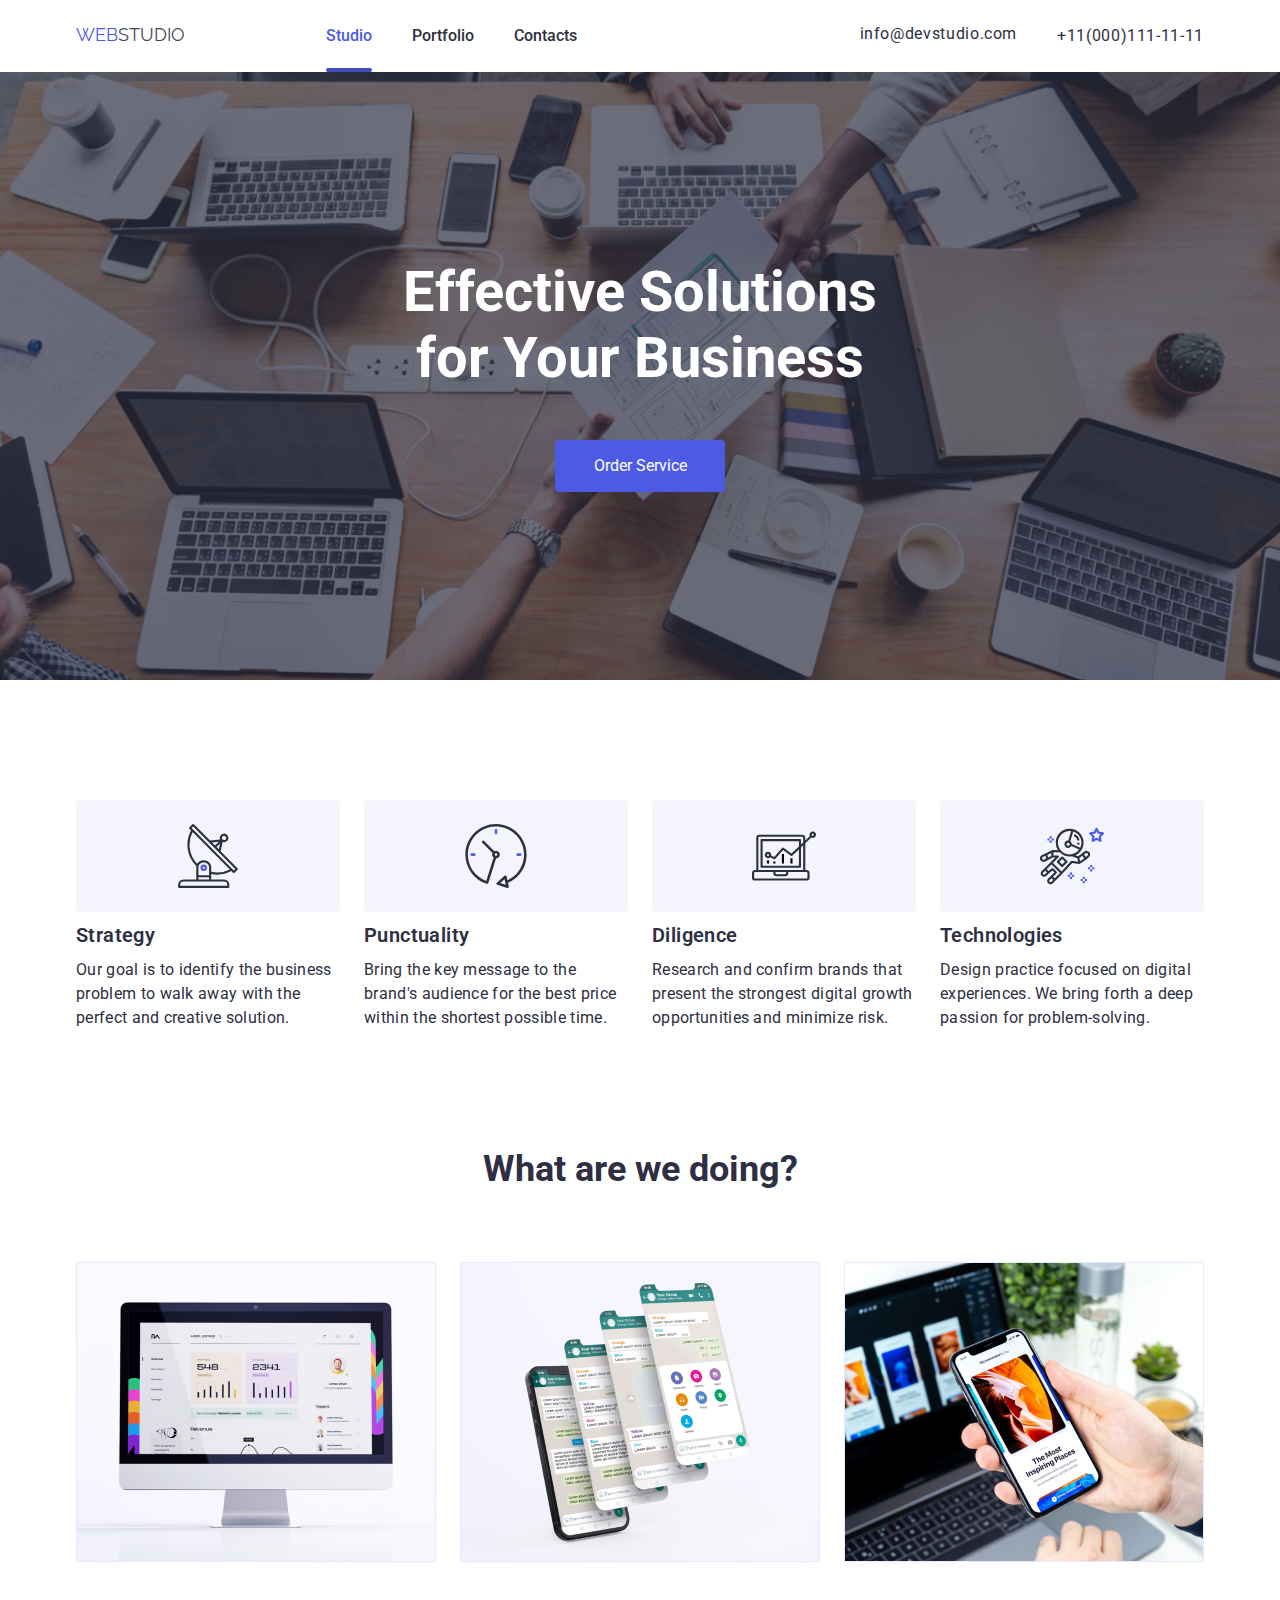
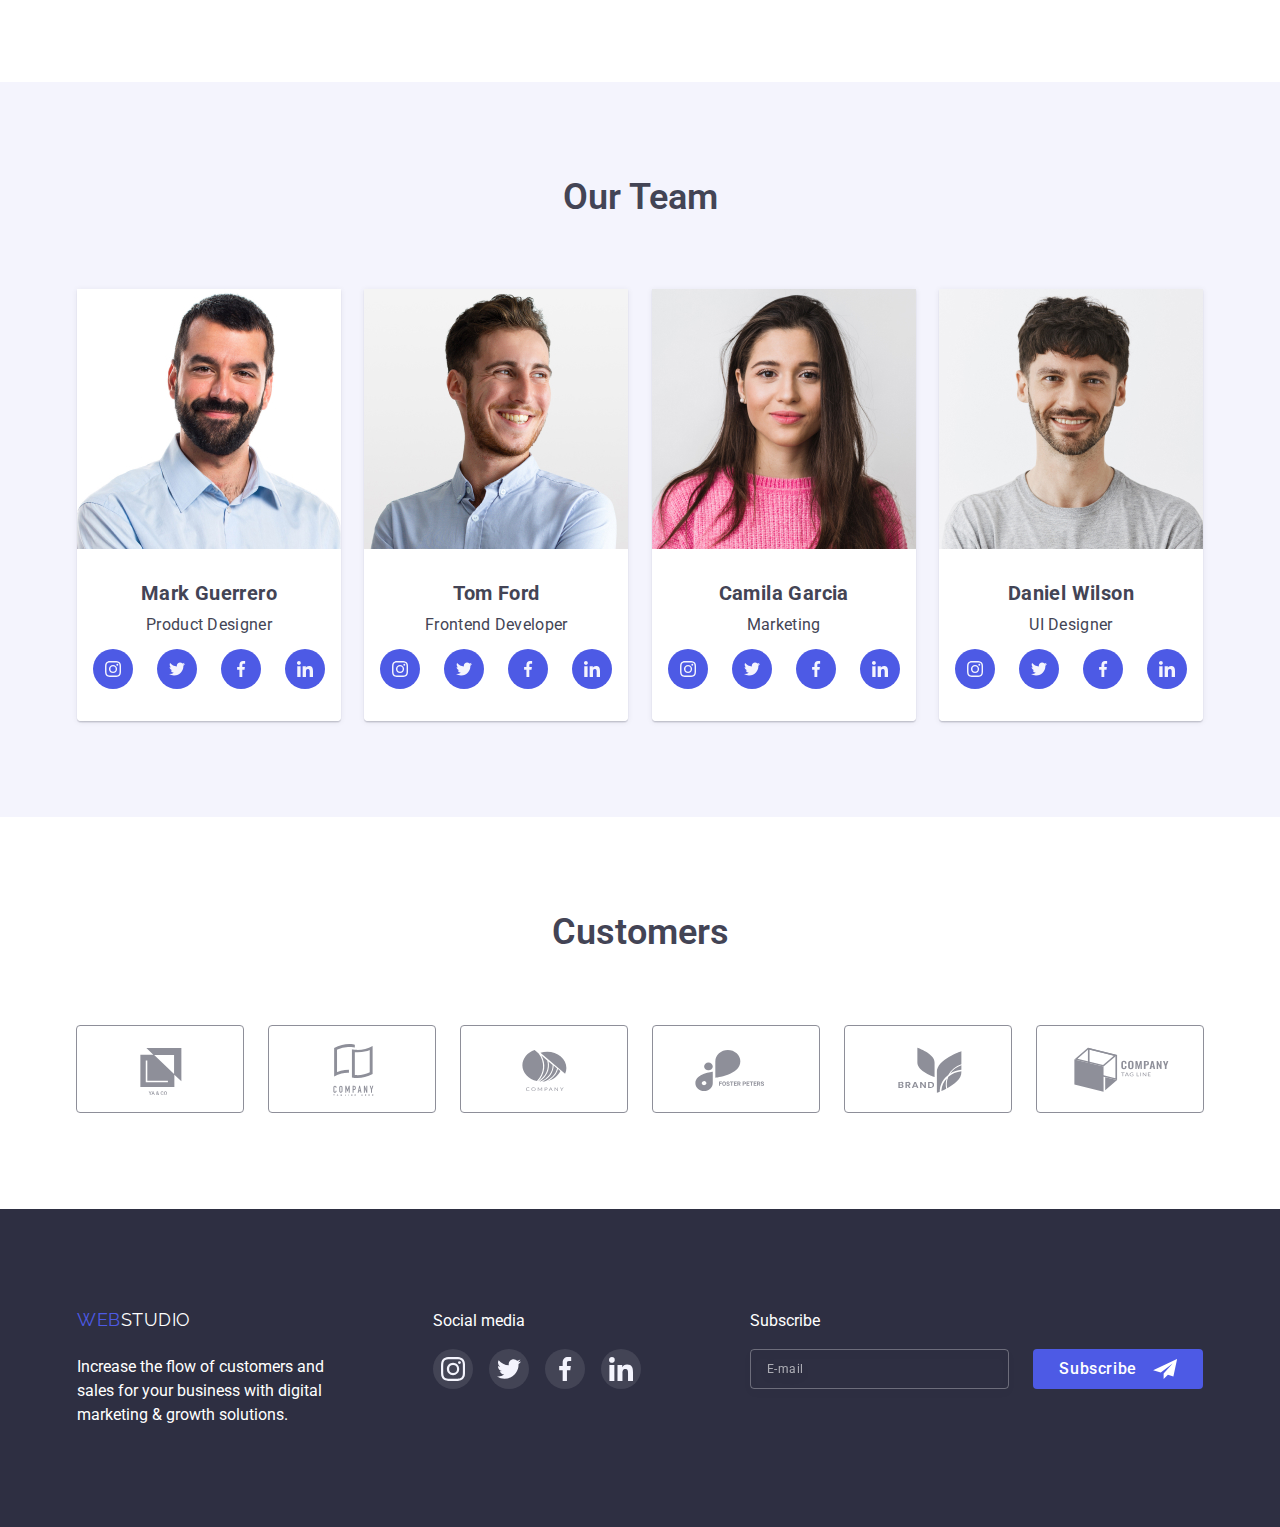
<file: index.html>
<!DOCTYPE html>
<html lang="en">

<head>
    <meta charset="UTF-8">
    <meta http-equiv="X-UA-Compatible" content="IE=edge">
    <meta name="viewport" content="width=device-width, initial-scale=1.0">
    <link rel="preconnect" href="https://fonts.googleapis.com">
    <link rel="preconnect" href="https://fonts.gstatic.com" crossorigin>
    <link
        href="https://fonts.googleapis.com/css2?family=Raleway:wght@800&family=Roboto:wght@400;500;700;900&display=swap"
        rel="stylesheet">
    <link rel="stylesheet"
        href="https://cdnjs.cloudflare.com/ajax/libs/modern-normalize/1.1.0/modern-normalize.min.css" />
    <link rel="stylesheet" href="./css/styles.css">
    <title>Cтудія</title>
</head>

<body>
    <!-- header -->

    <header class="top-line">

        <!-- webstudio -->
        <div class="container header_container">

            <a class="link logo" href="./index.html"><span class="web">WEB</span><span class="studio">STUDIO</span></a>

            <!-- navigation -->

            <nav class="navinline">

                <ul class="navigation-list list">
                    <li class="nav-list-item">
                        <a class="link nav-link active" href="./index.html"><span class="nav-item">Studio</span></a>
                    </li>
                    <li class="nav-list-item">
                        <a class="link nav-link" href="./porfolio.html"><span class="nav-item">Portfolio</span></a>
                    </li>
                    <li class="nav-list-item">
                        <a class="link nav-link" href="/"><span class="nav-item">Contacts</span></a>
                    </li>
                </ul>
            </nav>

            <!-- adress -->

            <ul class="list adress-list">
                <li class="adress-list-item">
                    <a class="link adress-link" href="mailto:info@devstudio.com"><span
                            class="e-mail">info@devstudio.com</span></a>
                </li>
                <li class="adress-list-item">
                    <a class="link adress-link" href="tel:+11(000)1111111"><span
                            class="tel">+11(000)111-11-11</span></a>
                </li>

            </ul>
            <!-- <button class="button-header-open menu-toggle js-open-menu" aria-expanded="false"
                aria-controls="mobile-menu">
                <svg class="burger_icon">
                    <use href="./img/upd_symbol.svg#icon_burger"></use>
                </svg>
            </button> -->
            <button type="button" class="button-header-open menu-toggle js-open-menu" aria-expanded="false"
                aria-controls="mobile-menu">
                <svg class="burger_icon">
                    <use href="./img/upd_symbol.svg#icon_burger"></use>
                </svg>
            </button>
        </div>

        <div class="mobile-menu js-menu-container" id="mobile-menu">
            <div class="menu-container">
                <button type="button" class="close-button-burger menu-toggle js-close-menu">
                    <svg class="mobile-menu-closer">
                        <use href="./img/upd_symbol.svg#icon_cross"></use>
                    </svg>
                </button>
                <div class="mobile-nav">
                    <ul class="mobile-navigation-list list">
                        <li class="mobile-nav-list-item">
                            <a class="link mobile-nav-link active" href="./index.html"><span
                                    class="nav-item">Studio</span></a>
                        </li>
                        <li class="mobile-nav-list-item">
                            <a class="link mobile-nav-link" href="./porfolio.html"><span
                                    class="nav-item">Portfolio</span></a>
                        </li>
                        <li class="mobile-nav-list-item">
                            <a class="link mobile-nav-link" href="/"><span class="nav-item">Contacts</span></a>
                        </li>
                    </ul>
                </div>
                <div class="mobile-adress">
                    <ul class="list mobile-adress-list">
                        <li class="mobile-adress-list-item">
                            <a class="link mobile-adress-link-tel" href="tel:+11(000)1111111"><span
                                    class="tel">+11(000)111-11-11</span></a>
                        </li>
                        <li class="mobile-adress-list-item">
                            <a class="link mobile-adress-link" href="mailto:info@devstudio.com"><span
                                    class="e-mail">info@devstudio.com</span></a>
                        </li>
                    </ul>
                </div>
                <div class="mobile-social-media">
                    <ul class="list team-sm-list">
                        <li class="team-sm-list-item"><a href="#" class="team-sm-link"><svg class="mob-sm-link-icon">
                                    <use href="./img/symbol_svg.svg#icon_instagram"></use>
                                </svg></a>
                        </li>
                        <li class="team-sm-list-item"><a href="#" class="team-sm-link"><svg class="mob-sm-link-icon">
                                    <use href="./img/symbol_svg.svg#icon_twitter"></use>
                                </svg></a>
                        </li>
                        <li class="team-sm-list-item"><a href="#" class="team-sm-link"><svg class="mob-sm-link-icon">
                                    <use href="./img/symbol_svg.svg#icon_facebook"></use>
                                </svg></a>
                        </li>
                        <li class="team-sm-list-item"><a href="#" class="team-sm-link"><svg class="mob-sm-link-icon">
                                    <use href="./img/symbol_svg.svg#icon_linkedin"></use>
                                </svg></a>
                        </li>
                    </ul>
                </div>
            </div>
        </div>



    </header>

    <main>

        <!-- hero -->

        <section class="studio-hero overlay">
            <div class="container">
                <h1 class="studio-hero-header">
                    Effective Solutions <br> for Your Business
                </h1>
                <button data-modal-open type="button" class="button-order-service">
                    Order Service
                </button>
            </div>

            <div data-modal class="backdrop is-hidden">
                <div class="modal">
                    <button data-modal-close type="button" class="modal-button-closer">
                        <svg class="cross">
                            <use href="./img/upd_symbol.svg#icon_cross"></use>
                        </svg>
                    </button>

                    <form class="form">
                        <b class="modal-header">Leave your contact and we will call you back</b>
                        <div class="field_group">
                            <div class="form_field">
                                <label for="name" class="form_label">Name</label>
                                <div class="input-field">
                                    <input type="text" id="name" name="User_name" class="form_input">
                                    <svg class="icon_person">
                                        <use href="./img/svgomg icons/upd_symbol.svg#icon_person"></use>
                                    </svg>
                                </div>
                            </div>
                            <div class="form_field">
                                <label for="tel" class="form_label">Phone</label>
                                <div class="input-field">
                                    <input type="tel" id="tel" name="User_phone" class="form_input">
                                    <svg class="icon_tel">
                                        <use href="./img/svgomg icons/upd_symbol.svg#icon_tel"></use>
                                    </svg>
                                </div>
                            </div>
                            <div class="form_field">
                                <label for="email" class="form_label">Email</label>
                                <div class="input-field">
                                    <input type="email" id="email" name="User_email" class="form_input">
                                    <svg class="icon_mail">
                                        <use href="./img/svgomg icons/upd_symbol.svg#icon_mail"></use>
                                    </svg>
                                </div>
                            </div>
                            <div class="form_field">
                                <label for="textarea" class="form_label">Comment</label>
                                <textarea name="Comment" id="textarea" placeholder="Input text"
                                    class="form_comment"></textarea>
                            </div>

                            <label class="check-box-label">
                                <input class="checkbox" type="checkbox" name="checkbox">
                                <span class="icon-checkbox"></span>
                                <p class="text-checkbox">I accept the terms and conditions of the <a
                                        class="link-chechbox" href="#">Privacy
                                        Policy</a></p>
                            </label>
                        </div>
                        <button type="submit" class="send__btn">Send</button>
                    </form>
                </div>

            </div>
        </section>


        <!-- features -->
        <section class="section-features">
            <div class="container">

                <h2 class="invisible-header">features
                </h2>
                <ul class="list feature-list">

                    <li class="feature-list-item">
                        <div class="feature-img">
                            <svg class="icon-feature">
                                <use href="./img/symbol_svg.svg#icon_antenna"></use>
                            </svg>
                        </div>
                        <h3 class="feature-list-header">Strategy</h3>
                        <p class="feature-list-text">Our goal is to identify the business
                            problem to walk away with the perfect and creative solution. </p>
                    </li>
                    <li class="feature-list-item icon-clock">
                        <div class="feature-img">
                            <svg class="icon-feature">
                                <use href="./img/symbol_svg.svg#icon_clock"></use>
                            </svg>
                        </div>
                        <h3 class="feature-list-header">Punctuality</h3>
                        <p class="feature-list-text">Bring the key message to the brand's audience for the best price
                            within the
                            shortest possible
                            time.</p>
                    </li>
                    <li class="feature-list-item icon-diagram">
                        <div class="feature-img">
                            <svg class="icon-feature">
                                <use href="./img/symbol_svg.svg#icon_diagram"></use>
                            </svg>
                        </div>
                        <h3 class="feature-list-header">Diligence</h3>
                        <p class="feature-list-text">Research and confirm brands that present the strongest digital
                            growth
                            opportunities and minimize
                            risk.</p>
                    </li>
                    <li class="feature-list-item icon-astronaut">
                        <div class="feature-img">
                            <svg class="icon-feature">
                                <use href="./img/symbol_svg.svg#icon_astronaut"></use>
                            </svg>
                        </div>
                        <h3 class="feature-list-header">Technologies</h3>
                        <p class="feature-list-text">Design practice focused on digital experiences. We bring forth a
                            deep
                            passion
                            for
                            problem-solving.</p>
                    </li>
                </ul>
            </div>

        </section>

        <section class="section-what">
            <div class="container">
                <h3 class="what-text">What are we doing?</h3>
                <ul class="list what-list">
                    <li class="what-list-item">
                        <img srcset="./img/pic/what/what_1@1x.jpg 1x, ./img/pic/what/what_1@2x.jpg 2x"
                            src="./img/pic/what/what_1@1x.jpg" alt="PC app" width="360">
                    </li>
                    <li class="what-list-item">
                        <img srcset="./img/pic/what/what_2@1x.jpg 1x,./img/pic/what/what_2@2x.jpg 2x"
                            src="./img/pic/what/what_2@1x.jpg" alt="Mobile app" width="360">
                    </li>
                    <li class="what-list-item">
                        <img srcset="./img/pic/what/what_3@1x.jpg 1x,./img/pic/what/what_3@2x.jpg 2x"
                            src="./img/pic/what/what_3@1x.jpg" alt="Crossplatform app" width="360">
                    </li>
                </ul>
            </div>

        </section>

        <section class="our-team">
            <div class="container team__container">
                <h2 class="our-team-text">Our Team</h2>
                <ul class="list team-list">
                    <li class="team-member">
                        <img srcset="./img/pic/team/team_1@1x.jpg 1x,./img/pic/team/team_1@2x.jpg 2x"
                            src="./img/pic/team/team_1@1x.jpg" alt="Photo of Mark Guerrero" width="264">
                        <div class="team-content">
                            <h3 class="member__name">Mark Guerrero</h3>
                            <p class="member__position">Product Designer</p>

                            <ul class="list team-sm-list">
                                <li class="team-sm-list-item"><a href="#" class="team-sm-link"><svg
                                            class="team-link-icon">
                                            <use href="./img/symbol_svg.svg#icon_instagram"></use>
                                        </svg></a>
                                </li>
                                <li class="team-sm-list-item"><a href="#" class="team-sm-link"><svg
                                            class="team-link-icon">
                                            <use href="./img/symbol_svg.svg#icon_twitter"></use>
                                        </svg></a>
                                </li>
                                <li class="team-sm-list-item"><a href="#" class="team-sm-link"><svg
                                            class="team-link-icon">
                                            <use href="./img/symbol_svg.svg#icon_facebook"></use>
                                        </svg></a>
                                </li>
                                <li class="team-sm-list-item"><a href="#" class="team-sm-link"><svg
                                            class="team-link-icon">
                                            <use href="./img/symbol_svg.svg#icon_linkedin"></use>
                                        </svg></a>
                                </li>
                            </ul>

                        </div>
                    </li>
                    <li class="team-member">
                        <img srcset="./img/pic/team/team_2@1x.jpg 1x,./img/pic/team/team_2@2x.jpg 2x"
                            src="./img/pic/team/team_2@1x.jpg" alt="Photo of Tom Ford" width="264">
                        <div class="team-content">
                            <h3 class="member__name">Tom Ford</h3>
                            <p class="member__position">Frontend Developer</p>
                            <ul class="list team-sm-list">
                                <li class="team-sm-list-item"><a href="#" class="team-sm-link"><svg
                                            class="team-link-icon">
                                            <use href="./img/symbol_svg.svg#icon_instagram"></use>
                                        </svg></a>
                                </li>
                                <li class="team-sm-list-item"><a href="#" class="team-sm-link"><svg
                                            class="team-link-icon">
                                            <use href="./img/symbol_svg.svg#icon_twitter"></use>
                                        </svg></a>
                                </li>
                                <li class="team-sm-list-item"><a href="#" class="team-sm-link"><svg
                                            class="team-link-icon">
                                            <use href="./img/symbol_svg.svg#icon_facebook"></use>
                                        </svg></a>
                                </li>
                                <li class="team-sm-list-item"><a href="#" class="team-sm-link"><svg
                                            class="team-link-icon">
                                            <use href="./img/symbol_svg.svg#icon_linkedin"></use>
                                        </svg></a>
                                </li>
                            </ul>
                        </div>
                    </li>
                    <li class="team-member">
                        <img srcset="./img/pic/team/team_3@1x.jpg 1x,./img/pic/team/team_3@2x.jpg 2x"
                            src="./img/pic/team/team_3@1x.jpg" alt="Photo of Camila Garcia" width="264">
                        <div class="team-content">
                            <h3 class="member__name">Camila Garcia</h3>
                            <p class="member__position">Marketing</p>
                            <ul class="list team-sm-list">
                                <li class="team-sm-list-item"><a href="#" class="team-sm-link"><svg
                                            class="team-link-icon">
                                            <use href="./img/symbol_svg.svg#icon_instagram"></use>
                                        </svg></a>
                                </li>
                                <li class="team-sm-list-item"><a href="#" class="team-sm-link"><svg
                                            class="team-link-icon">
                                            <use href="./img/symbol_svg.svg#icon_twitter"></use>
                                        </svg></a>
                                </li>
                                <li class="team-sm-list-item"><a href="#" class="team-sm-link"><svg
                                            class="team-link-icon">
                                            <use href="./img/symbol_svg.svg#icon_facebook"></use>
                                        </svg></a>
                                </li>
                                <li class="team-sm-list-item"><a href="#" class="team-sm-link"><svg
                                            class="team-link-icon">
                                            <use href="./img/symbol_svg.svg#icon_linkedin"></use>
                                        </svg></a>
                                </li>
                        </div>
                    </li>
                    <li class="team-member">
                        <img srcset="./img/pic/team/team_4@1x.jpg 1x,./img/pic/team/team_4@2x.jpg 2x"
                            src="./img/pic/team/team_4@1x.jpg" alt="Photo of Daniel Wilson" width="264">
                        <div class="team-content">
                            <h3 class="member__name">Daniel Wilson</h3>
                            <p class="member__position">UI Designer</p>
                            <ul class="list team-sm-list">
                                <li class="team-sm-list-item"><a href="#" class="team-sm-link"><svg
                                            class="team-link-icon">
                                            <use href="./img/symbol_svg.svg#icon_instagram"></use>
                                        </svg></a>
                                </li>
                                <li class="team-sm-list-item"><a href="#" class="team-sm-link"><svg
                                            class="team-link-icon">
                                            <use href="./img/symbol_svg.svg#icon_twitter"></use>
                                        </svg></a>
                                </li>
                                <li class="team-sm-list-item"><a href="#" class="team-sm-link"><svg
                                            class="team-link-icon">
                                            <use href="./img/symbol_svg.svg#icon_facebook"></use>
                                        </svg></a>
                                </li>
                                <li class="team-sm-list-item"><a href="#" class="team-sm-link"><svg
                                            class="team-link-icon">
                                            <use href="./img/symbol_svg.svg#icon_linkedin"></use>
                                        </svg></a>
                                </li>
                        </div>
                    </li>
                </ul>
            </div>
        </section>
        <!-- Customers -->
        <section class="customers">
            <div class="container customers-container">
                <h2 class="customers-title">Customers</h2>
                <ul class="list customers-list">
                    <li class="customers-item">
                        <a href="#" class="link customers_link">
                            <svg class="cth">
                                <use href="./img/upd_symbol.svg#icon_company_1">
                                </use>
                            </svg>
                        </a>
                    </li>
                    <li class="customers-item"><a href="#" class="link customers_link">
                            <svg class="cth">
                                <use href="./img/symbol_svg.svg#icon_company_2"></use>
                            </svg>
                        </a></li>
                    <li class="customers-item"><a href="#" class="link customers_link">
                            <svg class="cth">
                                <use href="./img/symbol_svg.svg#icon_company_3"></use>
                            </svg>
                        </a></li>
                    <li class="customers-item"><a href="#" class="link customers_link">
                            <svg class="cth">
                                <use href="./img/symbol_svg.svg#icon_company_4"></use>
                            </svg>
                        </a></li>
                    <li class="customers-item"><a href="#" class="link customers_link">
                            <svg class="cth">
                                <use href="./img/symbol_svg.svg#icon_company_5"></use>
                            </svg>
                        </a></li>
                    <li class="customers-item"><a href="#" class="link customers_link">
                            <svg class="cth">
                                <use href="./img/symbol_svg.svg#icon_company_6 "></use>
                            </svg>
                        </a></li>
                </ul>
            </div>
        </section>

    </main>

    <footer class="logo-link-footer">
        <div class="footer-info container">
            <div class=" footer-content">
                <a class="link logo-footer" href="./index.html"><span class="web">WEB</span><span
                        class="studiofooter">STUDIO</span></a>
                <p class="footer-paragraph">Increase the flow of customers and <br> sales for your business with digital
                    <br> marketing & growth solutions.
                </p>
            </div>
            <div class="footer-social-media">
                <p class="footer-list-title">Social media</p>
                <ul class="list footer-sm-list">
                    <li class="list footer-sm-item"><a href="#" class="footer-sm-link link">
                            <svg class="icon-footer">
                                <use href="./img/symbol_svg.svg#icon_instagram"></use>
                            </svg>
                        </a></li>
                    <li class="list footer-sm-item"><a href="#" class="footer-sm-link link"><svg class="icon-footer">
                                <use href="./img/symbol_svg.svg#icon_twitter"></use>
                            </svg></a></li>
                    <li class="list footer-sm-item"><a href="#" class="footer-sm-link link"><svg class="icon-footer">
                                <use href="./img/symbol_svg.svg#icon_facebook"></use>
                            </svg></a></li>
                    <li class="list footer-sm-item"><a href="#" class="footer-sm-link link"><svg class="icon-footer">
                                <use href="./img/symbol_svg.svg#icon_linkedin"></use>
                            </svg></a></li>
                </ul>
            </div>
            <div class="box-subscribe">
                <p class="footer-header">Subscribe</p>
                <form class="footer-form">
                    <input class="input-email footer__input" type="email" name="subscribe" placeholder="E-mail" />
                    <button class="button-subscribe" type="submit">Subscribe
                        <svg class="subscribe-icon">
                            <use href="./img/symbol-upd-2.svg#icon_send"></use>
                        </svg>
                    </button>
                </form>
            </div>
        </div>
    </footer>

    <script src="./js/modal.js"></script>
    <script src="./js/mobile-menu.js"></script>

</body>

</html>
</file>
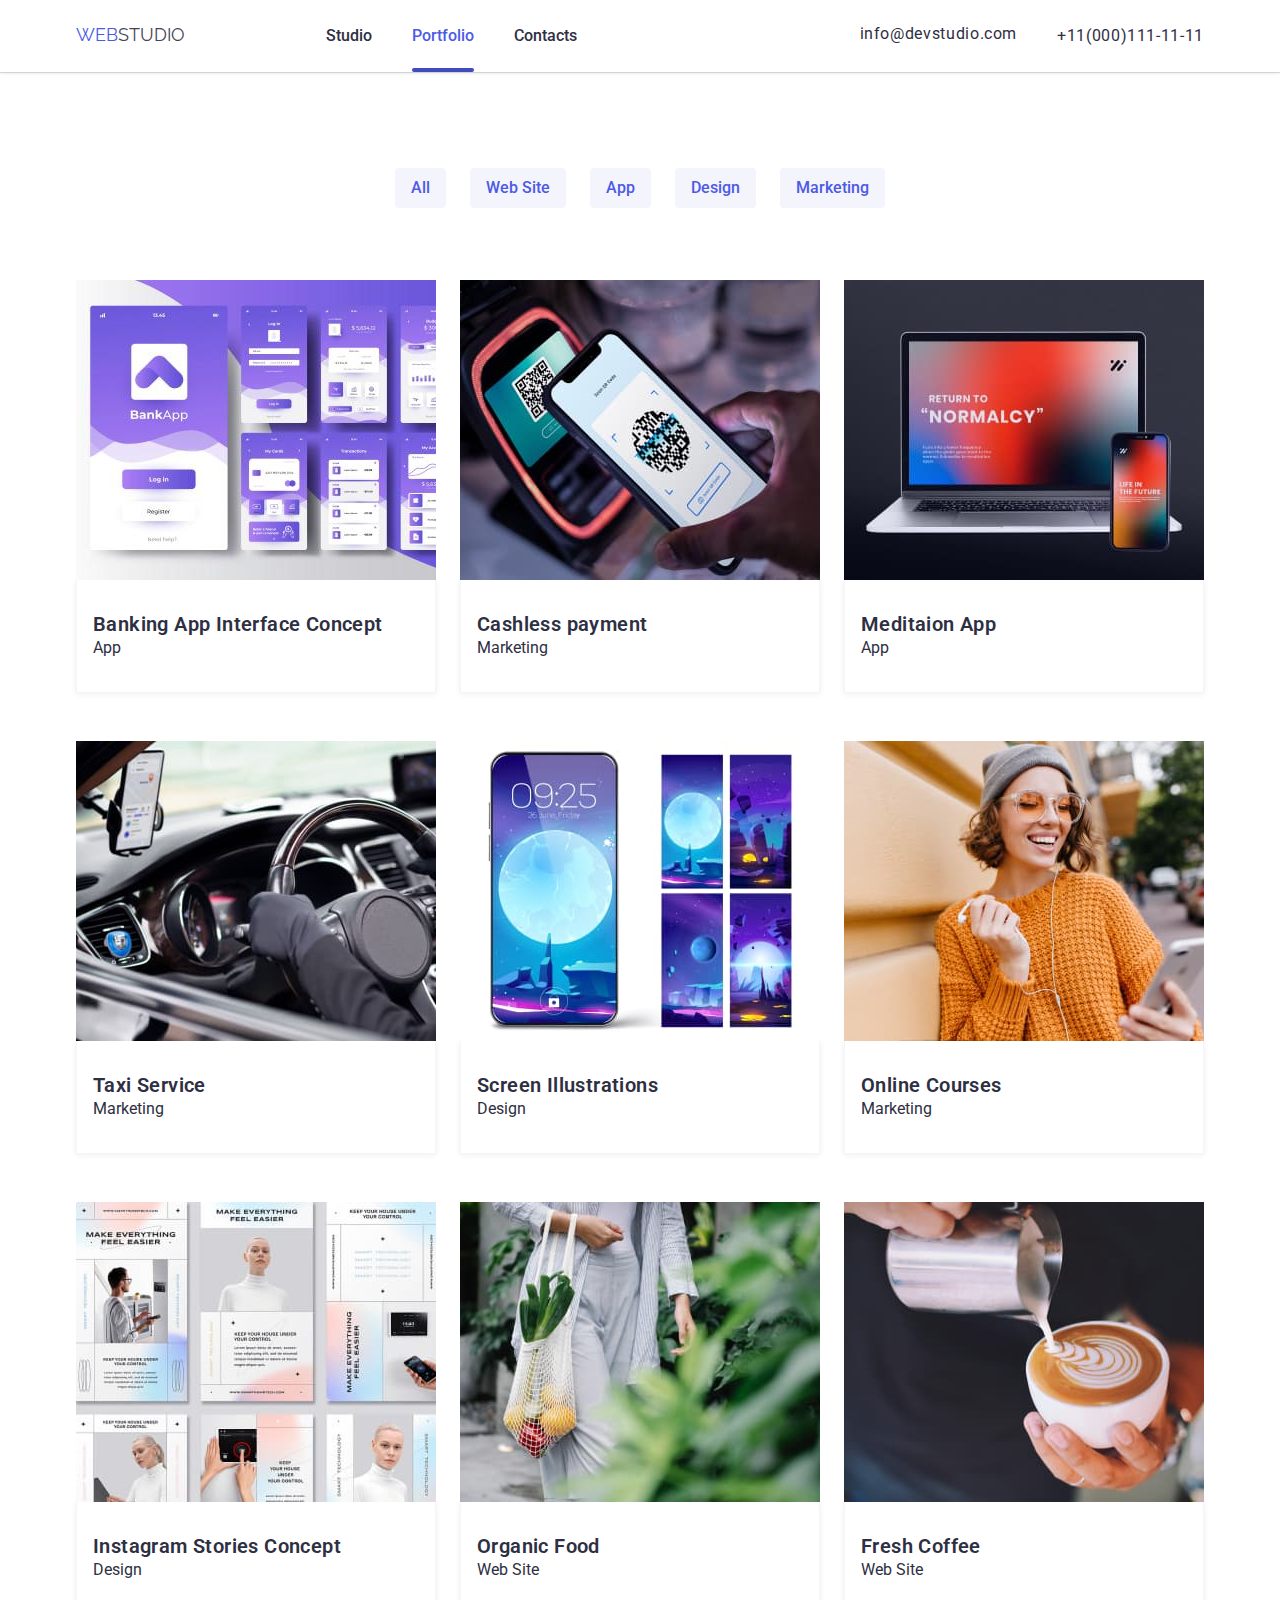
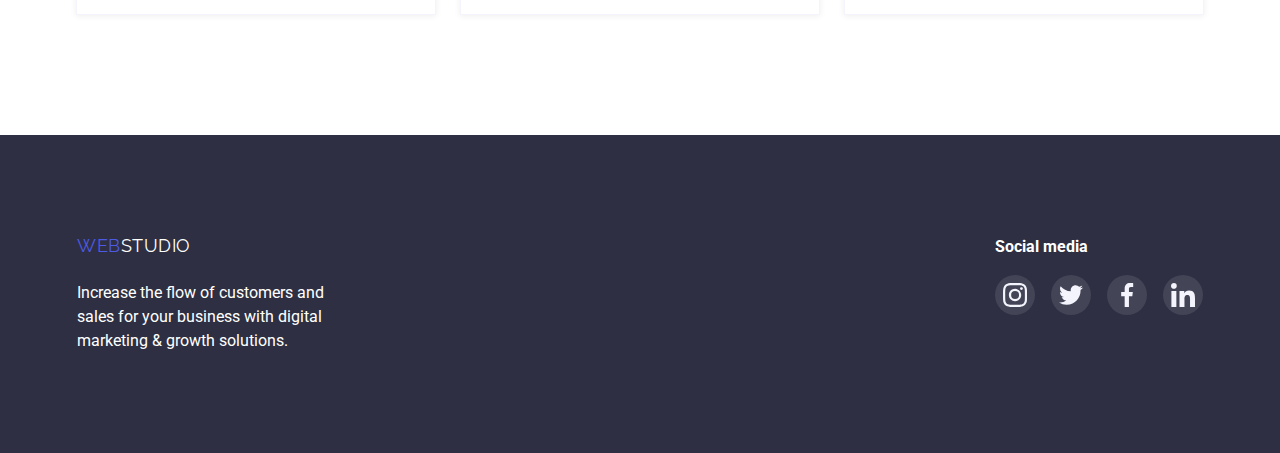
<file: porfolio.html>
<!DOCTYPE html>
<html lang="en">



<head>
    <meta charset="UTF-8">
    <meta http-equiv="X-UA-Compatible" content="IE=edge">
    <meta name="viewport" content="width=device-width, initial-scale=1.0">
    <link rel="preconnect" href="https://fonts.googleapis.com">
    <link rel="preconnect" href="https://fonts.gstatic.com" crossorigin>
    <link
        href="https://fonts.googleapis.com/css2?family=Raleway:wght@800&family=Roboto:wght@400;500;700;900&display=swap"
        rel="stylesheet">
    <link rel="stylesheet"
        href="https://cdnjs.cloudflare.com/ajax/libs/modern-normalize/1.1.0/modern-normalize.min.css" />
    <link rel="stylesheet" href="./css/styles.css">

    <title>Портфоліо</title>
</head>



<body>


    <header class="top-line-portfolio">

        <!-- webstudio -->
        <div class="container header_container">

            <a class="link logo" href="./index.html"><span class="web">WEB</span><span class="studio">STUDIO</span></a>

            <!-- navigation -->

            <nav class="navinline">

                <ul class="navigation-list list">
                    <li class="nav-list-item">
                        <a class="link nav-link" href="./index.html"><span class="nav-item">Studio</span></a>
                    </li>
                    <li class="nav-list-item">
                        <a class="link nav-link active" href="./porfolio.html"><span class="nav-item">Portfolio</span></a>
                    </li>
                    <li class="nav-list-item">
                        <a class="link nav-link" href="/"><span class="nav-item">Contacts</span></a>
                    </li>
                </ul>
            </nav>

            <!-- adress -->

            <ul class="list adress-list">
                <li class="adress-list-item">
                    <a class="link adress-link" href="mailto:info@devstudio.com"><span
                            class="e-mail">info@devstudio.com</span></a>
                </li>
                <li class="adress-list-item">
                    <a class="link adress-link" href="tel:+11(000)1111111"><span
                            class="tel">+11(000)111-11-11</span></a>
                </li>

            </ul>

        </div>


    </header>



    <main>


        <section class="portfolio">
            <div class="container">





                <h1 class="invisible-head-one">Portfolio</h1>
                <!--invisibility by alphachannel? -->

                <ul class="list button-list">

                    <li class="button-item">
                        <button type="button" class="nav-button-all portfolio-button">All</button>
                    </li>
                    <li class="button-item">
                        <button type="button" class="nav-button-web portfolio-button">Web Site</button>
                    </li>
                    <li class="button-item">
                        <button type="button" class="nav-button-app portfolio-button">App</button>
                    </li>
                    <li class="button-item">
                        <button type="button" class="nav-button-design portfolio-button">Design</button>
                    </li>
                    <li class="button-item">
                        <button type="button" class="nav-button-marketing portfolio-button">Marketing</button>
                    </li>
                </ul>




                <ul class="list products-list">

                    <li class="product-list-item">

                        <a class="product-link link" href="#">
                            <div class="card_overlay">
                                <img src="./img/bankingappinterface.jpg" alt="image of different " width="360">

                                <p class="card_overlay_text">Lorem ipsum dolor sit amet, consectetur adipisicing elit.
                                    Iste alias modi asperiores, natus dicta aliquam quasi doloremque temporibus
                                    voluptates, ullam dolorem quas? Obcaecati ipsam impedit praesentium culpa quos!
                                    Laboriosam, aut?</p>
                            </div>
                            <div class="product-content">
                                <h2 class="product-name">Banking App Interface Concept</h2>
                                <p class="product-type">App</p>
                            </div>
                        </a>
                    </li>
                    <li class="product-list-item">
                        <a class="product-link link" href="#">
                            <div class="card_overlay">
                                <img src="./img/cashlesspayment.jpg" alt="cashless payment info" width="360">
                                <p class="card_overlay_text">Lorem ipsum dolor sit amet, consectetur adipisicing elit.
                                    Iste alias modi asperiores, natus dicta aliquam quasi doloremque temporibus
                                    voluptates, ullam dolorem quas? Obcaecati ipsam impedit praesentium culpa quos!
                                    Laboriosam, aut?</p>
                            </div>
                            <div class="product-content">
                                <h2 class="product-name">Cashless payment</h2>
                                <p class="product-type">Marketing</p>
                            </div>
                        </a>
                    </li>
                    <li class="product-list-item">
                        <a class="product-link link" href="#">
                            <div class="card_overlay">
                                <img src="./img/meditaionapp.jpg" alt="image of a laptop with a working app"
                                    width="360">
                                <p class="card_overlay_text">Lorem ipsum dolor sit amet, consectetur adipisicing elit.
                                    Iste alias modi asperiores, natus dicta aliquam quasi doloremque temporibus
                                    voluptates, ullam dolorem quas? Obcaecati ipsam impedit praesentium culpa quos!
                                    Laboriosam, aut?</p>
                            </div>
                            <div class="product-content">
                                <h2 class="product-name">Meditaion App</h2>
                                <p class="product-type">App</p>
                            </div>
                        </a>
                    </li>
                    <li class="product-list-item">
                        <a class="product-link link" href="#">
                            <div class="card_overlay">
                                <img src="./img/taxiservice.jpg" alt="image of a driver holdin steering wheel"
                                    width="360">
                                <p class="card_overlay_text">Lorem ipsum dolor sit amet, consectetur adipisicing elit.
                                    Iste alias modi asperiores, natus dicta aliquam quasi doloremque temporibus
                                    voluptates, ullam dolorem quas? Obcaecati ipsam impedit praesentium culpa quos!
                                    Laboriosam, aut?</p>
                            </div>
                            <div class="product-content">
                                <h2 class="product-name">Taxi Service</h2>
                                <p class="product-type">Marketing</p>
                            </div>
                        </a>
                    </li>
                    <li class="product-list-item">
                        <a class="product-link link" href="#">
                            <div class="card_overlay">
                                <img src="./img/screenillustrations.jpg"
                                    alt="image of a phone with different wallpapers" width="360">
                                <p class="card_overlay_text">Lorem ipsum dolor sit amet, consectetur adipisicing elit.
                                    Iste alias modi asperiores, natus dicta aliquam quasi doloremque temporibus
                                    voluptates, ullam dolorem quas? Obcaecati ipsam impedit praesentium culpa quos!
                                    Laboriosam, aut?</p>
                            </div>
                            <div class="product-content">
                                <h2 class="product-name">Screen Illustrations</h2>
                                <p class="product-type">Design</p>
                            </div>
                        </a>
                    </li>
                    <li class="product-list-item">
                        <a class="product-link link" href="#">
                            <div class="card_overlay">
                                <img src="./img/onlinecourses.jpg" alt="Happy smiling girl looking on a phone screen"
                                    width="360">
                                <p class="card_overlay_text">Lorem ipsum dolor sit amet, consectetur adipisicing elit.
                                    Iste alias modi asperiores, natus dicta aliquam quasi doloremque temporibus
                                    voluptates, ullam dolorem quas? Obcaecati ipsam impedit praesentium culpa quos!
                                    Laboriosam, aut?</p>
                            </div>
                            <div class="product-content">
                                <h2 class="product-name">Online Courses</h2>
                                <p class="product-type">Marketing</p>
                            </div>
                        </a>
                    </li>
                    <li class="product-list-item">
                        <a class="product-link link" href="#">
                            <div class="card_overlay">
                                <img src="./img/instagramstoriesconcept.jpg"
                                    alt="images of different designes of the same page/content" width="360">
                                <p class="card_overlay_text">Lorem ipsum dolor sit amet, consectetur adipisicing elit.
                                    Iste alias modi asperiores, natus dicta aliquam quasi doloremque temporibus
                                    voluptates, ullam dolorem quas? Obcaecati ipsam impedit praesentium culpa quos!
                                    Laboriosam, aut?</p>
                            </div>
                            <div class="product-content">
                                <h2 class="product-name">Instagram Stories Concept</h2>
                                <p class="product-type">Design</p>
                            </div>
                        </a>

                    </li>
                    <li class="product-list-item">
                        <a class="product-link link" href="#">
                            <div class="card_overlay">
                                <img src="./img/organicfood.jpg" alt="image of woman holding vegitables in a string bag"
                                    width="360">
                                <p class="card_overlay_text">Lorem ipsum dolor sit amet, consectetur adipisicing elit.
                                    Iste alias modi asperiores, natus dicta aliquam quasi doloremque temporibus
                                    voluptates, ullam dolorem quas? Obcaecati ipsam impedit praesentium culpa quos!
                                    Laboriosam, aut?</p>
                            </div>
                            <div class="product-content">
                                <h2 class="product-name">Organic Food</h2>
                                <p class="product-type">Web Site</p>
                            </div>
                        </a>
                    </li>
                    <li class="product-list-item">
                        <a class="product-link link" href="#">
                            <div class="card_overlay">
                                <img src="./img/freshcoffee.jpg" alt="image of a cup of latte in a hand of barista"
                                    width="360">
                                <p class="card_overlay_text">Lorem ipsum dolor sit amet, consectetur adipisicing elit.
                                    Iste alias modi asperiores, natus dicta aliquam quasi doloremque temporibus
                                    voluptates, ullam dolorem quas? Obcaecati ipsam impedit praesentium culpa quos!
                                    Laboriosam, aut?</p>
                            </div>
                            <div class="product-content">
                                <h2 class="product-name">Fresh Coffee</h2>
                                <p class="product-type">Web Site</p>
                            </div>
                        </a>
                    </li>
                </ul>
            </div>


        </section>

    </main>



    <footer class="logo-link-footer">
        <section class="footer-info container">
            <div class=" footer-content">
                <a class="link logo logo-footer" href="./index.html"><span class="web">WEB</span><span
                        class="studiofooter">STUDIO</span></a>
                <p class="footer-paragraph">Increase the flow of customers and <br> sales for your business with digital
                    <br> marketing & growth solutions.
                </p>
            </div>
            <div class="footer-social-media">
                <h3 class="footer-list-title">Social media</h3>
                <ul class="list footer-sm-list">
                    <li class="list footer-sm-item"><a href="#" class="footer-sm-link link">
                            <svg class="icon-footer">
                                <use href="./img/symbol_svg.svg#icon_instagram"></use>
                            </svg>
                        </a></li>
                    <li class="list footer-sm-item"><a href="#" class="footer-sm-link link"><svg class="icon-footer">
                                <use href="./img/symbol_svg.svg#icon_twitter"></use>
                            </svg></a></li>
                    <li class="list footer-sm-item"><a href="#" class="footer-sm-link link"><svg class="icon-footer">
                                <use href="./img/symbol_svg.svg#icon_facebook"></use>
                            </svg></a></li>
                    <li class="list footer-sm-item"><a href="#" class="footer-sm-link link"><svg class="icon-footer">
                                <use href="./img/symbol_svg.svg#icon_linkedin"></use>
                            </svg></a></li>
                </ul>
            </div>
        </section>



    </footer>

</body>

</html>
</file>
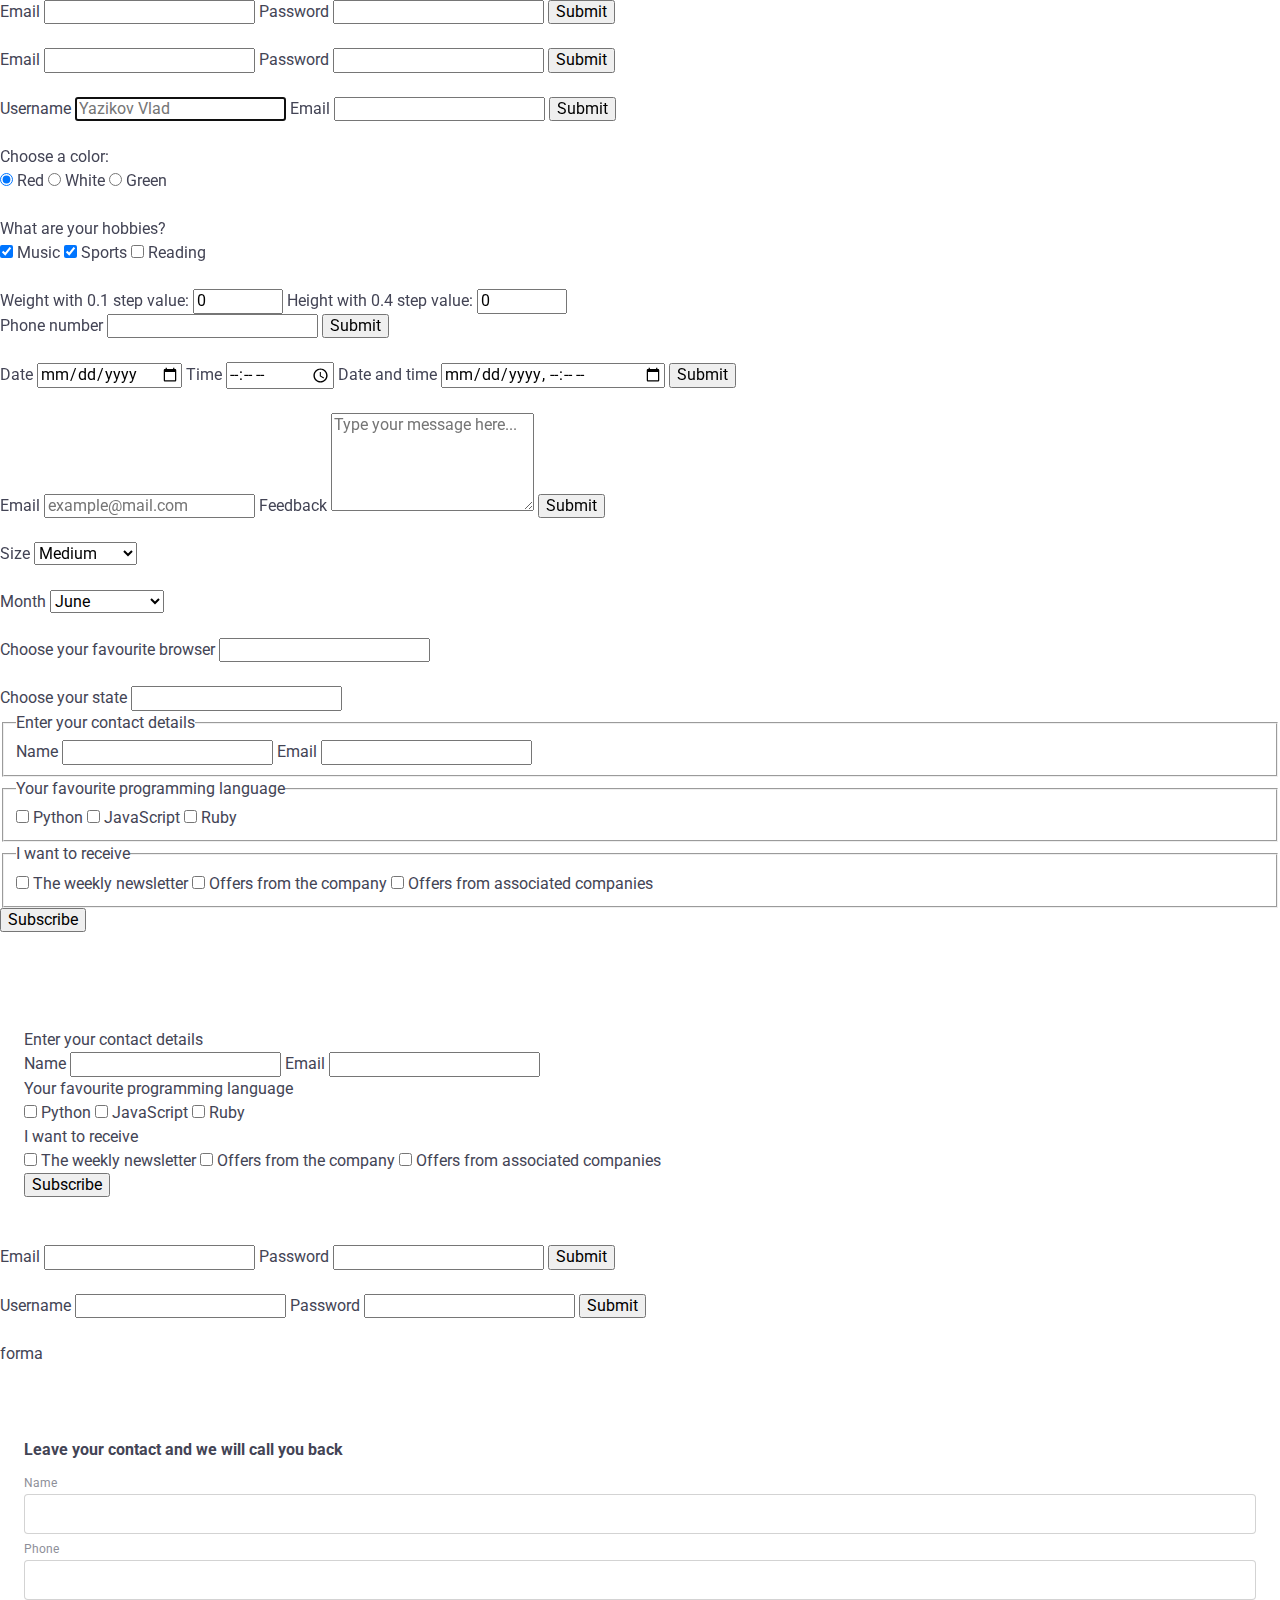
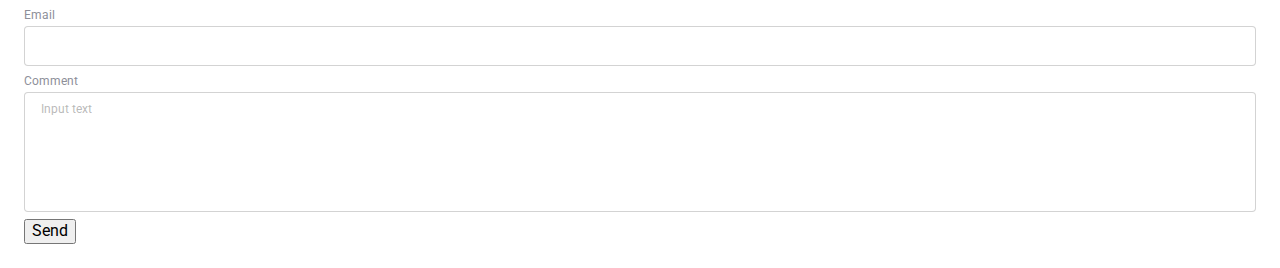
<file: test.html>
<!DOCTYPE html>
<html lang="en">



<head>
    <meta charset="UTF-8">
    <meta http-equiv="X-UA-Compatible" content="IE=edge">
    <meta name="viewport" content="width=device-width, initial-scale=1.0">
    <link rel="preconnect" href="https://fonts.googleapis.com">
    <link rel="preconnect" href="https://fonts.gstatic.com" crossorigin>
    <link
        href="https://fonts.googleapis.com/css2?family=Raleway:wght@800&family=Roboto:wght@400;500;700;900&display=swap"
        rel="stylesheet">
    <link rel="stylesheet"
        href="https://cdnjs.cloudflare.com/ajax/libs/modern-normalize/1.1.0/modern-normalize.min.css" />
    <link rel="stylesheet" href="./css/styles.css">

    <title>test</title>
</head>

<body>

</body>

</html>
<!-- in label -->
<form>
    <label>
        Email
        <input type="email" name="email" />
    </label>

    <label>
        Password
        <input type="password" name="password" />
    </label>

    <button type="submit">Submit</button>
</form>
<!-- not in label -->
<br>
<form>
    <label for="user_email">Email</label>
    <input type="email" name="email" id="user_email" />

    <label for="user_password">Password</label>
    <input type="password" name="password" id="user_password" />

    <button type="submit">Submit</button>
</form>
<!-- autofocus -->
<br>
<form>
    <label>
        Username
        <input type="text" name="username" autofocus placeholder="Yazikov Vlad" />
    </label>
    <label>
        Email
        <input type="email" name="email" />
    </label>
    <button type="submit">Submit</button>
</form>
<!-- radio-button -->
<br>
<form>
    <p>Choose a color:</p>
    <label>
        <input type="radio" name="color" value="red" checked />
        Red
    </label>
    <label>
        <input type="radio" name="color" value="white" />
        White
    </label>
    <label>
        <input type="radio" name="color" value="green" />
        Green
    </label>
</form>
<!-- checkbox -->
<br>
<form>
    <p>What are your hobbies?</p>
    <label>
        <input type="checkbox" name="hobby" value="music" checked />
        Music
    </label>
    <label>
        <input type="checkbox" name="hobby" value="sports" checked />
        Sports
    </label>
    <label>
        <input type="checkbox" name="hobby" value="reading" />
        Reading
    </label>
</form>
<!-- numbers & steps -->
<br>
<label>
    Weight with 0.1 step value:
    <input type="number" name="weight" min="0" max="150" step="0.1" value="0" />
</label>

<label>
    Height with 0.4 step value:
    <input type="number" name="height" min="0" max="200" step="0.4" value="0" />
</label>
<!-- tel -->
<br>
<form>
    <label>
        Phone number
        <input type="tel" name="phone_number" />
    </label>

    <button type="submit">Submit</button>
</form>
<!-- date & time -->
<br>
<form>
    <label>
        Date
        <input type="date" min="1920-01-01" max="" />
    </label>

    <label>
        Time
        <input type="time" />
    </label>

    <label>
        Date and time
        <input type="datetime-local" min="1920-01-01T00:00" max="" />
    </label>

    <button type="submit">Submit</button>
</form>
<!-- textarea -->
<br>
<form>
    <label>
        Email
        <input type="email" name="email" placeholder="example@mail.com">
    </label>
    <label>
        Feedback
        <textarea name="feedback" rows="5" placeholder="Type your message here..."></textarea>
    </label>
    <button type="submit">Submit</button>
</form>
<!-- select -->
<br>
<label for="size">Size</label>
<select id="size" name="size">
    <option value="xs">Extra Small</option>
    <option value="s">Small</option>
    <option value="m" selected>Medium</option>
    <option value="l">Large</option>
</select>
<!-- options group -->
<br>
<br>
<label for="month">Month</label>
<select name="month" id="month">
    <optgroup label="Summer">
        <option value="s6">June</option>
        <option value="s7">July</option>
        <option value="s8">August</option>
    </optgroup>

    <optgroup label="Autumn">
        <option value="s9">September</option>
        <option value="s10">October</option>
        <option value="s11">November</option>
    </optgroup>
</select>
<!-- datalist -->
<br>
<br>
<label for="fav">Choose your favourite browser</label>
<input list="browsers" name="fav" id="fav" />

<datalist id="browsers">
    <option>Edge</option>
    <option>Firefox</option>
    <option>Chrome</option>
    <option>Opera</option>
    <option>Safari</option>
</datalist>
<br>
<br>
<label for="state">Choose your state</label>
<input type="text" name="state" id="state" list="states" />
<datalist id="states">
    <option value="AL">Alabama</option>
    <option value="AK">Alaska</option>
    <option value="AZ">Arizona</option>
    <option value="AR">Arkansas</option>
</datalist>

<!-- <fieldset> и <legend> -->
<br>
<form>
    <fieldset>
        <legend>Enter your contact details</legend>
        <label>
            Name
            <input type="text" name="username" />
        </label>
        <label>
            Email
            <input type="email" name="email" />
        </label>
    </fieldset>

    <fieldset>
        <legend>Your favourite programming language</legend>
        <label>
            <input type="checkbox" name="language" value="python">
            Python
        </label>
        <label>
            <input type="checkbox" name="language" value="js">
            JavaScript
        </label>
        <label>
            <input type="checkbox" name="language" value="ruby">
            Ruby
        </label>
    </fieldset>

    <fieldset>
        <legend>I want to receive</legend>
        <label>
            <input type="checkbox" name="newsletter" value="weekly">
            The weekly newsletter
        </label>
        <label>
            <input type="checkbox" name="newsletter" value="company_offers">
            Offers from the company
        </label>
        <label>
            <input type="checkbox" name="newsletter" value="associated_offers">
            Offers from associated companies
        </label>
    </fieldset>

    <button type="submit">Subscribe</button>
</form>
<br>
<form class="form">
    <div class="form-group" role="group" aria-labelledby="contact-details-head">
        <p id="contact-details-head">Enter your contact details</p>
        <label>
            Name
            <input type="text" name="username" />
        </label>
        <label>
            Email
            <input type="email" name="email" />
        </label>
    </div>

    <div class="form-group" role="group" aria-labelledby="language-head">
        <p id="language-head">Your favourite programming language</p>
        <label>
            <input type="checkbox" name="language" value="python">
            Python
        </label>
        <label>
            <input type="checkbox" name="language" value="js">
            JavaScript
        </label>
        <label>
            <input type="checkbox" name="language" value="ruby">
            Ruby
        </label>
    </div>

    <div class="form-group" role="group" aria-labelledby="newsletter-head">
        <p id="newsletter-head">I want to receive</p>
        <label>
            <input type="checkbox" name="newsletter" value="weekly">
            The weekly newsletter
        </label>
        <label>
            <input type="checkbox" name="newsletter" value="company_offers">
            Offers from the company
        </label>
        <label>
            <input type="checkbox" name="newsletter" value="associated_offers">
            Offers from associated companies
        </label>
    </div>

    <button type="submit">Subscribe</button>
</form>
<!-- validation -->
<br>
<form>
    <label>
        Email
        <input type="email" name="email" required />
    </label>
    <label>
        Password
        <input type="password" name="password" required />
    </label>

    <button type="submit">Submit</button>
</form>
<!-- patterns -->
<br>
<form>
    <label>
        Username
        <input type="text" name="text" required pattern="^[a-zA-Z]+\s[a-zA-Z]+$"
            title="Username must be two words separated by space." />
    </label>
    <label>
        Password
        <input type="password" name="password" required minlength="6" maxlength="12"
            pattern="^(?=.*\d)(?=.*[a-z])(?=.*[A-Z])(?!.*\s).*$"
            title="Please include at least 1 uppercase character, 1 lowercase character, and 1 number." />
    </label>
    <button type="submit">Submit</button>
</form>

<br>
<p>forma</p>

<form class="form">
    <b class="modal-header">Leave your contact and we will call you back</b>
    <div class="field_group">
        <div class="form_field">
            <label for="name" class="form_label">Name</label>
            <input type="text" id="name" name="User_name" class="form_input">
        </div>
        <div class="form_field">
            <label for="tel" class="form_label">Phone</label>
            <input type="tel" id="tel" name="User_phone" class="form_input">
        </div>
        <div class="form_field">
            <label for="email" class="form_label">Email</label>
            <input type="email" id="email" name="User_email" class="form_input">
        </div>
        <div class="form_field">
            <label for="textarea" class="form_label">Comment</label>
            <textarea name="Comment" id="textarea" cols="" rows="" placeholder="Input text"
                class="form_comment"></textarea>
        </div>
    </div>
    <button type="submit">Send</button>
</form>
</file>
<file: css/styles.css>
/* total */

html {
	box-sizing: border-box;
}

*,
*::before,
*::after {
	box-sizing: inherit;
}

:root {
	--iris: #4d5ae5;
	--navy-blue: #2e2f42;
	--green: #31d0aa;
	--slate: #434455;
	--light-slate: #8e8f99;
	--cornflower: #e7e9fc;
	--cloud: #f4f4fd;
	--order-button-normal: #4d5ae5;
	--order-button-hover: #4d5ae5;
	--order-button-click: #404bbf;
	--blank: #ffffff;
}

.link {
	text-decoration: none;
}

.list {
	list-style: none;
	padding: 0;
	margin: 0;
}

h1,
h2,
h3,
p {
	margin: 0;
}

body {
	background-color: var(--blank);
	font-family: "Roboto", sans-serif;
	font-size: 16px;
	line-height: 1.5;
	color: var(--slate);
}

button {
	font-family: inherit;
	cursor: pointer;
}

img {
	display: block;
	max-width: 100%;
	height: auto;
}

.container {
	min-width: 320px;
	max-width: 428px;
	padding: 0 15px;
	margin-left: auto;
	margin-right: auto;
	/* background-color: #31d0aa; */
}

@media screen and (min-width:480px) {
	.container {
		min-width: 428px;
	}

}

@media screen and (min-width:768px) {
	.container {
		min-width: 768px;
	}

}

@media screen and (min-width:1200px) {
	.container {
		min-width: 1158px;
	}

}

/* top-line */

.header_container {
	display: flex;
}

.logo {
	margin: 24px auto 24px 0;
}




.web {
	color: var(--iris);
	font-family: Raleway, sans-serif;
	font-size: 18px;
	line-height: 1.2;
}

.studio {
	color: var(--slate);
	font-family: Raleway, sans-serif;
	font-size: 18px;
	line-height: 1.2;
}

.studiofooter {
	color: var(--blank);
	font-family: Raleway, sans-serif;
	font-size: 18px;
	line-height: 1.2;
}

/* navigation */

.navigation-list {
	display: none;
}

@media screen and (min-width:768px) {
	.navigation-list {
		display: flex;
	}

}

@media screen and (min-width:1200px) {
	.navigation-list {
		display: flex;
	}

}

.nav-link {
	color: var(--navy-blue);
	font-family: "Roboto", sans-serif;
	font-weight: 500;
	font-size: 16px;
	line-height: 1.5;
	padding-top: 24px;
	padding-bottom: 24px;
	display: block;
	transition: color 250ms cubic-bezier(0.4, 0, 0.2, 1);
}

.nav-list-item {
	position: relative;
}

.nav-link::after {
	position: absolute;
	bottom: 0;
	content: '';
	display: block;
	width: 100%;
	height: 4px;
	border-radius: 2px;
	transition: background-color 250ms cubic-bezier(0.4, 0, 0.2, 1);
}

.active.nav-link::after {
	background-color: var(--order-button-click);
}

.active {
	color: var(--order-button-click);
}

.nav-list-item:not(:last-child) {
	margin-right: 40px;
}

.nav-link:hover.nav-link::after {
	background-color: var(--iris);
}

.nav-link:focus.nav-link::after {
	background-color: var(--iris);
}

.nav-link:hover,
.nav-link:focus {
	color: var(--iris);
}

.nav-link:active {
	color: var(--iris);
}

@media screen and (min-width:768px) {
	.navinline {
		margin: auto;
	}
}

@media screen and (min-width:1200px) {
	.navinline {
		margin-left: 0;
	}
}

/* adress */

.adress-list {
	display: none;

}




.adress-link {
	color: var(--navy-blue);
	padding-top: 24px;
	padding-bottom: 24px;
	display: block;
	transition-duration: 250ms;
	transition-timing-function: cubic-bezier(0.4, 0, 0.2, 1);
}

@media screen and (min-width:768px) {
	.adress-link {
		padding: 0;
		font-size: 12px;
		line-height: 1.14;
		letter-spacing: 00.04em;
	}
}

@media screen and (min-width:1200px) {
	.adress-link {
		color: var(--navy-blue);
		font-size: 16px;
		padding-top: 24px;
		padding-bottom: 24px;
		display: block;
		transition-duration: 250ms;
		transition-timing-function: cubic-bezier(0.4, 0, 0.2, 1);
	}
}

.adress-list-item:not(:last-child) {
	margin-right: 40px;
}

@media screen and (min-width:768px) {
	.adress-list-item:not(:last-child) {
		margin-right: 0;
		padding-bottom: 4px;
	}
}

@media screen and (min-width:1200px) {
	.adress-list-item:not(:last-child) {
		margin-right: 40px;
	}
}

.adress-link :hover,
.adress-link :focus {
	color: var(--order-button-normal);
}

@media screen and (min-width:768px) {
	.adress-list {
		display: block;
		margin-left: auto;
		margin-top: 24px;
	}

}

@media screen and (min-width:1200px) {
	.adress-list {
		display: flex;
		margin-left: auto;
		margin-top: 0;
		align-items: center;
	}
}

.button-header-open {
	align-self: center;
	border: none;
	background-color: transparent;
	/* outline: 1px solid salmon; */
	margin: 0;
	padding: 0;
	width: 32px;
	height: 24px;
	stroke: var(--navy-blue);
}

.burger_icon {
	width: 32px;
	height: 24px;
}

@media screen and (min-width:768px) {
	.button-header-open {
		display: none;
	}
}

/* mobile menu */
.mobile-menu {
	position: fixed;
	width: 100%;
	height: 100%;
	background-color: #FFFFFF;
	box-shadow: 0px 2px 1px rgba(46, 47, 66, 0.08), 0px 1px 1px rgba(46, 47, 66, 0.16), 0px 1px 6px rgba(46, 47, 66, 0.08);
	top: 0;
	left: 0;
	z-index: 10;
	overflow: auto;


	opacity: 0;
	visibility: hidden;
	pointer-events: none;
	transition: opacity 500ms linear, visibility 500ms linear;
}

.mobile-menu.is-open {
	display: block;
	opacity: 1;
	visibility: visible;
	pointer-events: auto;
}

.menu-container {
	position: relative;
	display: flex;
	flex-direction: column;
	padding-left: 40px;
	padding-right: 40px;
	padding-top: 80px;
	padding-bottom: 40px;
	height: 100%;

}

.close-button-burger {
	position: absolute;
	top: 40px;
	right: 40px;
	display: flex;
	height: 24px;
	width: 24px;
	padding: 0;
	margin: 0;
	border-radius: 50%;
	border: 1px solid rgba(0, 0, 0, 0.1);
	fill: var(--navy-blue);
	justify-content: center;
	align-items: center;
	transition: fill 250ms cubic-bezier(0.4, 0, 0.2, 1), border 250ms cubic-bezier(0.4, 0, 0.2, 1)
}

.mobile-menu-closer {
	width: 8px;
	height: 8px;
}

.mobile-nav {
	margin-bottom: auto;
}

.mobile-nav-link {
	color: var(--navy-blue);
	font-size: 36px;
	font-weight: 700;
	line-height: calc(40/36);
	letter-spacing: 0.02em;
}

.active {
	color: var(--iris);
}

.mobile-nav-list-item:not(:last-child) {
	margin-bottom: 40px;
}

.mobile-adress-link-tel {
	font-size: 36px;
	font-weight: 700;
	line-height: calc(40/36);
	color: var(--iris);
}

@media screen and (max-width:400px) {
	.mobile-adress-link-tel {
		font-size: 26px;
	}
}

.mobile-adress-link {
	font-size: 20px;
	font-weight: 500;
	line-height: calc(24/20);
	color: var(--navy-blue);
	letter-spacing: 0.02em;
}

.mobile-adress-list-item:not(:last-child) {
	margin-bottom: 40px;
}

.mobile-adress {
	margin-bottom: 48px;
}

.mob-sm-link-icon {
	width: 24px;
	height: 24px;
}

/* hero */

.studio-hero .container {
	display: block;
}

.studio-hero {
	background-color: var(--slate);
	text-align: center;
	padding-top: 112px;
	padding-bottom: 112px;
}

@media screen and (min-width:1200px) {
	.studio-hero {
		padding-top: 188px;
		padding-bottom: 188px;
	}
}

.overlay {
	min-width: 320px;
	max-width: 100%;
	margin-left: auto;
	margin-right: auto;
	background-position: center;
	background-repeat: no-repeat;
	background-size: cover;
	/* mob */
	background-image: linear-gradient(to right, rgba(46, 47, 66, 0.7), rgba(46, 47, 66, 0.7)),
		url(../img/pic/hero/mob_hero@1x.jpg);
}

/* 320-480 2x */
@media screen and (min-device-pixel-ratio: 2),
screen and (min-resolution: 192dpi),
screen and (min-resolution: 2dppx) {
	.overlay {
		background-image: linear-gradient(to right, rgba(46, 47, 66, 0.7), rgba(46, 47, 66, 0.7)),
			url(../img/pic/hero/mob_hero@2x.jpg);
	}
}

/* 480+ */
@media screen and (min-width:481px) {
	.overlay {
		background-image: linear-gradient(to right, rgba(46, 47, 66, 0.7), rgba(46, 47, 66, 0.7)),
			url(../img/pic/hero/tab_hero@1x.jpg);
	}
}

/* 480+ 2x */
@media screen and (min-width: 481px) and (min-device-pixel-ratio: 2),
screen and (min-width: 481px) and (min-resolution: 192dpi),
screen and (min-width: 481px) and (min-resolution: 2dppx) {
	.overlay {
		background-image: linear-gradient(to right, rgba(46, 47, 66, 0.7), rgba(46, 47, 66, 0.7)),
			url(../img/pic/hero/tab_hero@2x.jpg);
	}
}

/* 768+ */
@media screen and (min-width:769px) {
	.overlay {
		background-image: linear-gradient(to right, rgba(46, 47, 66, 0.7), rgba(46, 47, 66, 0.7)),
			url(../img/pic/hero/desk_hero@x1.jpg);
	}
}

/* 768+ x2 */
@media screen and (min-width:769px) and (min-device-pixel-ratio: 2),
screen and (min-width:769px) and (min-resolution: 192dpi),
screen and (min-width:769px) and (min-resolution: 2dppx) {
	.overlay {
		background-image: linear-gradient(to right, rgba(46, 47, 66, 0.7), rgba(46, 47, 66, 0.7)),
			url(../img/pic/hero/desk_hero@2x.jpg);
	}
}

/* 1200+ */
@media screen and (min-width:1200px) {
	.overlay {
		background-image: linear-gradient(to right, rgba(46, 47, 66, 0.7), rgba(46, 47, 66, 0.7)),
			url(../img/pic/hero/desk_hero@x1.jpg);
	}
}

/* 1200+ x2 */
@media screen and (min-width:1200px) and (min-device-pixel-ratio: 2),
screen and (min-width:1200px) and (min-resolution: 192dpi),
screen and (min-width:1200px) and (min-resolution: 2dppx) {
	.overlay {
		background-image: linear-gradient(to right, rgba(46, 47, 66, 0.7), rgba(46, 47, 66, 0.7)),
			url(../img/pic/hero/desk_hero@2x.jpg);
	}
}





.studio-hero-header {
	color: var(--blank);
	font-family: "Roboto", sans-serif;
	font-weight: 700;
	font-size: 36px;
	line-height: calc(40/36);
	margin-bottom: 48px;
}

@media screen and (min-width:768px) {
	.studio-hero-header {
		font-size: 56px;
		line-height: calc(60/51);
	}

}

@media screen and (min-width:1200px) {
	.studio-hero-header {
		font-size: 56px;
		line-height: calc(60/51);
	}
}

.button-order-service {

	background: var(--order-button-normal);
	font-family: inherit;
	border-radius: 4px;
	color: var(--blank);
	border-radius: 4%;
	cursor: pointer;
	min-width: 170px;
	margin: 0 auto;
	padding: 16px 32px;
	border: 1px solid transparent;
	border-radius: 4px;
	transition: box-shadow 250ms cubic-bezier(0.4, 0, 0.2, 1);

}

.button-order-service:hover,
.button-order-service:focus {
	background: var(--order-button-hover);
	font-family: inherit;
	border-radius: 4px;
	cursor: pointer;
	box-shadow: 0 4px rgba(0, 0, 0, 0.15);
}

.button-order-service:active {
	background: var(--order-button-click);
	font-family: inherit;
	border-radius: 4px;
	cursor: pointer;
}

.backdrop {
	position: fixed;
	top: 0;
	left: 0;
	background-color: rgba(46, 47, 66, 0.4);
	width: 100%;
	height: 100%;
	opacity: 1;
	transition: opacity 250ms cubic-bezier(0.4, 0, 0.2, 1);
}

.backdrop.is-hidden {
	opacity: 0;
	pointer-events: none;
}

.backdrop.is-hidden .modal {
	opacity: 0;
	transition: opacity 250ms cubic-bezier(0.4, 0, 0.2, 1);
}

.modal {
	position: absolute;
	top: 50%;
	left: 50%;
	transform: translate(-50%, -50%);



	background-color: var(--blank);
	border-radius: 4px;
	border: none;
	box-shadow: 0px 1px 1px rgba(0, 0, 0, 0.14), 0px 1px 3px rgba(0, 0, 0, 0.12), 0px 2px 1px rgba(0, 0, 0, 0.2);
	transition: box-shadow 250ms cubic-bezier(0.4, 0, 0.2, 1), opacity 250ms cubic-bezier(0.4, 0, 0.2, 1);
	overflow: auto;
	max-height: 80vh;
	width: 90%;
}

@media screen and (min-width:480px) {
	.modal {
		width: 408px;
	}
}



.modal-button-closer {
	position: absolute;
	top: 24px;
	right: 24px;
	display: flex;
	height: 24px;
	width: 24px;
	padding: 0;
	margin: 0;
	border-radius: 50%;
	border: 1px solid rgba(0, 0, 0, 0.1);
	fill: var(--navy-blue);
	justify-content: center;
	align-items: center;
	transition: fill 250ms cubic-bezier(0.4, 0, 0.2, 1), border 250ms cubic-bezier(0.4, 0, 0.2, 1)
}

.cross {
	width: 8px;
	height: 8px;
}

.modal-button-closer:focus {
	fill: var(--navy-blue);
	outline: none;
	border: none;
}

.modal-button-closer:hover {
	fill: var(--navy-blue);
	border: none;
}

.form {
	display: block;
	padding: 72px 24px 24px 24px;
}

.modal_header {
	display: flex;
	width: 100%;
	font-family: "Roboto", sans-serif;
	font-size: 16px;
	line-height: 1.5;
	letter-spacing: 0.02em;


}

.field_group {
	margin-top: 14px;

}

.form_field {
	margin-top: 8px;
}

.form_field input {
	width: 100%;
	margin: 0;
	height: 40px;
	border-radius: 4px;
	border: 1px solid rgba(33, 33, 33, 0.2);
	padding-top: 11px;
	padding-right: 11px;
	padding-bottom: 11px;
	padding-left: 38px;

}

.form_field textarea {
	resize: none;
	width: 100%;
	height: 120px;
	border-radius: 4px;
	border: 1px solid rgba(33, 33, 33, 0.2);
	padding: 8px 16px;
}

.form_field textarea::placeholder {
	color: rgba(117, 117, 117, 0.5);
	font-size: 12px;
	line-height: calc(16/12);
}

.form_label {
	display: flex;
	color: var(--light-slate);
	font-family: "Roboto", sans-serif;
	font-weight: 400;
	font-size: 12px;
	line-height: 1.17;
	margin-bottom: 4px;
}

.input-field {
	position: relative;
}

.icon_person {
	position: absolute;
	top: 14px;
	left: 19px;
	width: 12px;
	height: 12px;
	fill: var(--light-slate);
}

.icon_tel {
	position: absolute;
	top: 14px;
	left: 16px;
	width: 12px;
	height: 12px;
	fill: var(--light-slate);
}

.icon_mail {
	position: absolute;
	top: 14px;
	left: 17px;
	width: 15px;
	height: 12px;
	fill: var(--light-slate);
}

.form_field input:focus~.icon_person {
	fill: var(--iris);
}

.form_field input:focus~.icon_tel {
	fill: var(--iris);
}

.form_field input:focus~.icon_mail {
	fill: var(--iris);
}

.form_field input:focus {
	border: 1px solid var(--iris);
	outline: none;
}

.form_field textarea:focus {
	border: 1px solid var(--iris);
	outline: none;
}

/* checkbox */
.check-box-label {
	display: flex;
}

.checkbox {
	-webkit-appearance: none;
	-moz-appearance: none;
	appearance: none;
	position: absolute;
	top: 0;
	left: 0;
}

.icon-checkbox {
	display: inline-block;
	min-width: 16px;
	width: 16px;
	height: 16px;
	margin-top: 16px;
	background-image: url(../img/uncheck.svg);
	background-position: center;
	background-repeat: no-repeat;
	background-origin: border-box;
}

.checkbox:checked+.icon-checkbox {
	background-color: #404BBF;
	background-image: url(../img/check.svg);
	background-position: center;
	background-repeat: no-repeat;
	background-origin: border-box;
	border-color: #404BBF;
}

.text-checkbox {
	font-family: var(--primary-font);
	color: #757575;
	margin-top: 16px;
	font-size: 12px;
	line-height: calc(16 / 12);
	letter-spacing: 0.04em;
	margin-left: 8px;
}

.link-chechbox {
	font-family: var(--primary-font);
	font-size: 12px;
	line-height: calc(16 / 12);
	letter-spacing: 0.04em;
}

.link-chechbox:hover,
.link-chechbox:focus {
	color: var(--iris);
}

.send__btn {
	margin-top: 16px;
	width: 169px;
	height: 56px;
	background-color: var(--iris);
	color: var(--blank);
	border: none;
	border-radius: 4px;
}

/* FEATURES */


.section-features .container {
	padding: 0;
}

.section-features {
	padding: 96px 0;
}

@media screen and (min-width:1200px) {
	.section-features .container {
		display: flex;
		justify-content: space-between;
		padding: 0 0;
	}

	.section-features {
		padding: 120px 0;
	}
}

.feature-img {
	display: none;
}

@media screen and (min-width:1200px) {
	.feature-img {
		display: block;
		width: 264px;
		height: 112px;
		background-color: var(--cloud);
		padding: 24px 100px;
		border-radius: 4px;
		margin-bottom: 8px;
	}
}

.icon-feature {
	width: 64px;
	height: 64px;
}

.invisible-header,
.invisible-head-one {
	display: none;
	color: rgba(0, 0, 0, 0);
	width: 0%;
	height: 0%;
}

.feature-list {
	display: flex;
	flex-direction: column;
	text-align: center;
	padding: 0 15px;
}

@media screen and (min-width:768px) {
	.feature-list {
		display: flex;
		flex-direction: row;
		flex-wrap: wrap;
		text-align: start;
	}
}

@media screen and (min-width:1200px) {
	.feature-list {
		display: flex;
		flex-direction: row;
		text-align: start;

	}
}

.feature-list-item {
	margin-bottom: 72px;
}

.feature-list-item:last-child {
	margin-bottom: 0px;
}

@media screen and (min-width:768px) {
	.feature-list-item {
		margin: 0px;
		max-width: 356px;
	}

	.feature-list-item:nth-child(-n+2) {
		margin-bottom: 72px;
	}

	.feature-list-item:nth-child(odd) {
		margin-right: 24px;
	}
}

@media screen and (min-width:1200px) {
	.feature-list-item {
		margin: 0px;
		max-width: 264px;
	}

	.feature-list-item:nth-child(-n+2) {
		margin-bottom: 0px;
	}

	.feature-list-item:not(:last-child) {
		margin-right: 24px;
	}
}

.feature-list-header {
	color: var(--navy-blue);
	font-weight: 600;
	font-size: 36px;
	line-height: calc(40/36);
	margin-bottom: 8px;
	letter-spacing: 0.02em;

}

@media screen and (min-width:1200px) {
	.feature-list-header {
		font-size: 20px;
		line-height: calc(24/16);
	}
}

.feature-list-text {
	color: var(--navy-blue);
	font-size: 16px;
	line-height: calc(24/16);
	letter-spacing: 0.02em;
}


/* what are we doing */
.section-what {
	display: none;
}

@media screen and (min-width:1200px) {
	.section-what {
		display: block;
		padding-bottom: 120px;

	}
}


.what-text {
	color: var(--navy-blue);
	display: block;
	text-align: center;
	font-weight: 700;
	font-size: 36px;
	line-height: 1.1;
	margin-bottom: 72px;
}

.what-list {
	display: flex;

}

.what-list-item:not(:last-child) {
	margin-right: 24px;
}







/* our team */


.our-team {
	min-width: 320px;
	background-color: var(--cloud);
	padding-top: 96px;
	padding-bottom: 96px;
}

@media screen and (min-width:768px) {
	.team__container {
		padding: 0 108px;
	}
}

@media screen and (min-width:1200px) {
	.team__container {
		padding: 0 16px;
	}
}

.our-team-text {
	display: block;
	text-align: center;
	font-weight: 600;
	font-size: 36px;
	line-height: 1.1;
}

.team-list {
	display: flex;
	flex-direction: column;
	align-items: center;
	margin-top: 72px;
}

@media screen and (min-width:768px) {
	.team-list {
		display: flex;
		flex-direction: row;
		flex-wrap: wrap;
		justify-content: space-between;
	}
}

@media screen and (min-width:1200px) {
	.team-list {
		display: flex;
		flex-direction: row;
	}
}


.team-member:not(:last-child) {
	margin-bottom: 72px;
}

@media screen and (min-width:768px) {
	.team-member:not(:last-child) {
		margin: 0;
	}

	.team-member:nth-child(-n+2) {
		margin-bottom: 64px;
	}
}

@media screen and (min-width:1200px) {
	.team-member:not(:last-child) {
		margin-bottom: 0px;
	}

	.team-member:not(:last-child) {
		margin-right: 0;
	}
}


.team-member {
	box-shadow: 0px 2px 1px rgba(46, 47, 66, 0.08),
		0px 1px 1px rgba(46, 47, 66, 0.16),
		0px 1px 6px rgba(46, 47, 66, 0.08);
	border-bottom-left-radius: 4px;
	border-bottom-right-radius: 4px;
}

.team-content {
	width: 264px;
	padding: 32px 0;
	background-color: var(--blank);
	text-align: center;
	border-bottom-right-radius: 4px;
	border-bottom-left-radius: 4px;
}

.member__name {
	font-size: 20px;
	line-height: calc(24/20);
	letter-spacing: 0.02em;
	margin-bottom: 8px;
}

.member__position {
	font-size: 16px;
	line-height: calc(24/16);
	letter-spacing: 0.02em;
	margin-bottom: 8px;
}

.team-sm-list {
	display: flex;
	margin-top: 12px;
	padding-left: 16px;
	padding-right: 16px;
	justify-content: space-between;

}

.team-sm-list-item {
	width: 40px;
	height: 40px;
}

.team-sm-link {
	display: flex;
	align-items: center;
	justify-content: center;
	width: 100%;
	height: 100%;
	background-color: var(--iris);
	border-radius: 50%;
	transition: background-color 250ms cubic-bezier(0.4, 0, 0.2, 1);
}

.team-sm-link:hover,
.team-sm-link:focus {
	background-color: var(--order-button-click);
}

.team-link-icon {
	height: 16px;
	width: 16px;
}

/* Customers */
.customers {
	padding: 96px 0;
	text-align: center;
}

@media screen and (min-width:768px) {
	.customers-container {
		padding: 0 108px;
	}
}

@media screen and (min-width:1200px) {
	.customers-container {
		padding: 0 15px;
	}
}

.customers-title {
	display: block;
	text-align: center;
	font-weight: 600;
	font-size: 36px;
	line-height: 1.1;
	margin-bottom: 72px;
}

.customers-list {
	display: flex;
	flex-wrap: wrap;
	justify-content: space-between;
	align-items: center;
}

@media screen and (max-width:410px) {

	.customers-list {
		justify-content: center;
	}
}




.customers-item {
	width: 190px;
	height: 88px;
}

@media screen and (max-width:410px) {
	.customers-item:not(:last-child) {
		margin-bottom: 72px;
	}
}

@media screen and (min-width:768px) {
	.customers-item {
		width: 168px;
	}
}

.customers-item:nth-child(-1n+4) {
	margin-bottom: 72px;
}

@media screen and (min-width:768px) {
	.customers-item:nth-child(-1n+4) {
		margin-bottom: 0px;
	}

	.customers-item:nth-child(-1n+3) {
		margin-bottom: 72px;
	}
}

@media screen and (min-width:1200px) {
	.customers-item:nth-child(-1n+4) {
		margin-bottom: 0px;
	}

	.customers-item:nth-child(-1n+3) {
		margin-bottom: 0px;
	}
}


.customers_link {
	display: flex;
	align-items: center;
	justify-content: center;
	width: 100%;
	height: 100%;
	border: 1px solid var(--light-slate);
	border-radius: 4px;
	fill: var(--light-slate);
	transition: fill 250ms cubic-bezier(0.4, 0, 0.2, 1),
		border-color 250ms cubic-bezier(0.4, 0, 0.2, 1);
}

.cth {
	width: 104px;
	height: 56px;

}

.customers_link:hover,
.customers_link:focus {
	fill: var(--iris);
	border-color: var(--iris);
}

/* footer */
.footer-info {
	display: flex;
	flex-direction: column;
	text-align: center;
	align-items: center;
}

@media screen and (min-width:768px) {
	.footer-info {
		padding-left: 108px;
		padding-right: 108px;
		flex-direction: row;
		flex-wrap: wrap;
	}
}

@media screen and (min-width:1200px) {
	.footer-info {
		padding-left: 16px;
		padding-right: 16px;
		display: flex;
		flex-direction: row;
		flex-wrap: wrap;
	}
}

.footer-content {
	display: flex;
	flex-direction: column;
	align-items: center;
	text-align: start;
	padding: 0;
	margin-right: 0;
	margin-bottom: 72px;
}

@media screen and (min-width:768px) {
	.footer-content {
		align-items: flex-start;
		margin-right: 24px;
	}
}

@media screen and (min-width:1200px) {
	.footer-content {
		padding: 0;
		margin-right: auto;
		align-items: baseline;
		margin-bottom: 0;
	}
}

.logo-footer {
	font-size: 18px;
	line-height: calc(18 21);
	display: flex;
	align-items: center;
	letter-spacing: 0.03em;
	text-transform: uppercase;
	margin-top: 0;
	margin-bottom: 24px;
}

.logo-link-footer {
	min-width: 320px;
	padding-top: 100px;
	padding-bottom: 100px;
	background-color: var(--navy-blue);
	color: var(--blank);
}

.footer-list-title {
	font-family: inherit;
	font-size: 16px;
	line-height: calc(16 24);
}

.footer-social-media {
	margin-bottom: 72px;

}

@media screen and (min-width:768px) {
	.footer-social-media {
		align-self: baseline;
		margin: 0;
		text-align: left;
	}
}

@media screen and (min-width:1200px) {
	.footer-social-media {
		align-self: baseline;
		margin: 0;
	}
}

.footer-sm-list {
	display: flex;
	margin-top: 16px;
}

.footer-sm-item {
	margin-right: 16px;
	width: 40px;
	height: 40px;
}

.footer-sm-item:last-child {
	margin-right: 0;
}

.footer-sm-link {
	display: flex;
	align-items: center;
	justify-content: center;
	width: 100%;
	height: 100%;
	background-color: var(--slate);
	border-radius: 50%;
	transition: background-color 250ms cubic-bezier(0.4, 0, 0.2, 1);
}

.footer-sm-link:hover,
.footer-sm-link:focus {
	background-color: var(--green);
}

.icon-footer {
	width: 24px;
	height: 24px;
}

/* footer form */


.box-subscribe label {
	width: 264px;
}

.input-email:focus {
	border: 1px solid var(--iris);
	outline: transparent;
}

.input-email {
	font-family: "Roboto",
		sans-serif;
	;
	background-color: inherit;
	padding-left: 16px;
	height: 40px;
	width: 264px;
	color: rgba(255, 255, 255, 0.6);
	line-height: calc(24/12);
	font-size: 12px;
	letter-spacing: 0.04em;
	border: 1px solid rgba(255, 255, 255, 0.3);
	filter: drop-shadow(0px 4px 4px rgba(0, 0, 0, 0.15));
	border-radius: 4px;
	outline: none;
	transition: filter 250ms cubic-bezier(0.4, 0, 0.2, 1),
		border 250ms cubic-bezier(0.4, 0, 0.2, 1);
}

.input-email::placeholder {
	font-family: "Roboto",
		sans-serif;
	;
	line-height: calc(24/12);
	font-size: 12px;
	letter-spacing: 0.04em;
	color: rgba(255, 255, 255, 0.6);
}

.box-subscribe {
	width: 100%;
}

@media screen and (min-width:768px) {

	.box-subscribe {
		text-align: start;

	}
}

@media screen and (min-width:1200px) {
	.box-subscribe {
		align-self: baseline;
		margin-left: auto;
		width: 453px;
	}
}

.subscribe-icon {
	width: 24px;
	height: 20px;
	margin-left: 16px;
	display: flex;
	justify-content: center;
	align-items: center;
}

.button-subscribe:hover {
	background-color: var(--order-button-click);
	box-shadow: 0px 4px 4px rgba(0, 0, 0, 0.15);
	border-radius: 4px;
}

.button-subscribe {
	height: 40px;
	display: inline-flex;
	background-color: var(--iris);
	color: var(--blank);
	margin-left: 24px;
	padding-top: 8px;
	padding-left: 24px;
	padding-right: 24px;
	padding-bottom: 8px;
	border-radius: 4px;
	border-color: transparent;
	font-size: 16px;
	justify-content: center;
	align-items: center;
	font-family: "Roboto",
		sans-serif;
	font-weight: 500;
	letter-spacing: 0.04em;
	line-height: calc(24 / 16);
	cursor: pointer;
	transition: background-color 250ms cubic-bezier(0.4, 0, 0.2, 1),
		box-shadow 250ms cubic-bezier(0.4, 0, 0.2, 1),
		border-radius 250ms cubic-bezier(0.4, 0, 0.2, 1);
}

@media screen and (max-width:767px) {
	.button-subscribe {
		margin-left: 0;
	}
}

.footer-form {
	display: block;
}

@media screen and (min-width:1200px) {
	.footer-form {
		display: flex;
	}
}

.footer__input {
	width: 100%;
	margin-bottom: 16px;
}

.footer-header {
	margin-bottom: 16px;
}

@media screen and (min-width:768px) {
	.footer__input {
		width: 264px;
		margin-bottom: 0;
	}


}

/* @media  screen and (min-width:1200px) {
	.footer__input {
			width: 264px;
			margin-bottom: 0;
		}
		.footer-header {
			margin-bottom:16px ;
		}
} */
/* portfolio */


.top-line-portfolio {
	box-shadow: 0 0 1px 0 rgba(46, 47, 66, 0.08), 0px 1px 1px rgba(46, 47, 66, 0.16), 0px 1px 6px rgba(46, 47, 66, 0.08);
}

.portfolio {
	padding-top: 96px;
	padding-bottom: 120px;

}

.button-list {
	display: flex;
	justify-content: center;
	margin-left: auto;
	margin-right: auto;
	margin-bottom: 72px;
}

.button-item:not(:last-child) {
	margin-right: 24px;
}

.portfolio-button {
	border: none;
}

.nav-button-all,
.nav-button-web,
.nav-button-app,
.nav-button-design,
.nav-button-marketing {
	color: var(--order-button-normal);
	background-color: var(--cloud);

	border-radius: 4px;
	font-family: "Roboto", sans-serif;
	font-weight: 500;
	font-size: 16px;
	line-height: 1.5;
	padding: 8px 16px;
	transition: color 250ms cubic-bezier(0.4, 0, 0.2, 1),
		background-color 250ms cubic-bezier(0.4, 0, 0.2, 1),
		box-shadow 250ms cubic-bezier(0.4, 0, 0.2, 1);

}

.nav-button-all:hover,
.nav-button-all:focus,
.nav-button-web:hover,
.nav-button-web:focus,
.nav-button-app:hover,
.nav-button-app:focus,
.nav-button-design:hover,
.nav-button-design:focus,
.nav-button-marketing:hover,
.nav-button-marketing:focus {
	color: var(--blank);
	background-color: var(--order-button-normal);
	box-shadow: 0px 3px 1px rgba(0, 0, 0, 0.1), 0px 2px 1px rgba(0, 0, 0, 0.08), 0px 2px 2px rgba(0, 0, 0, 0.12);
	border-radius: 4px;
	cursor: pointer;
	border: none;
	box-shadow: 0px 2px 2px rgba(0, 0, 0, 0.12),
		0px 2px 1px rgba(0, 0, 0, 0.08),
		0px 3px 1px rgba(0, 0, 0, 0.1);

}

.products-list {
	display: flex;
	flex-wrap: wrap;
}

.product-list-item {
	margin-right: 24px;
	margin-bottom: 48px;
}

.product-list-item:nth-child(3n) {
	margin-right: 0;
}

.product-list-item:nth-last-child(-n + 3) {
	margin-bottom: 0;
}

.product-link {
	display: block;
	width: 100%;
	height: 100%;
	transition: box-shadow 250ms cubic-bezier(0.4, 0, 0.2, 1);
}

.card_overlay {
	position: relative;
	overflow: hidden;
}

.card_overlay_text {
	position: absolute;
	width: 100%;
	height: 100%;
	padding-top: 40px;
	padding-left: 32px;
	padding-right: 32px;
	color: var(--cloud);
	background-color: rgba(77, 90, 229, 0.8);
	top: 0;
	left: 0;
	/* opacity: 0; */
	transform: translateY(100%);
	transition-duration: 250ms;
	transition-timing-function: cubic-bezier(0.4, 0, 0.2, 1);
}

.product-link:hover,
.product-link:focus {
	box-shadow: 0 1px 1px rgba(46, 47, 66, 0.08),
		0 1px 1px rgba(46, 47, 66, 0.16),
		0 1px 6px rgba(46, 47, 66, 0.08);

}

.product-link:hover .card_overlay_text {
	/* opacity: 1; */
	transform: translateY(0);
}

.product-link:focus .card_overlay_text {
	transform: translateY(0);
}

.product-name {
	color: var(--navy-blue);
	font-weight: 600;
	font-size: 20px;
	line-height: 1.2;
	letter-spacing: 0.02em;
}

.product-type {
	color: var(--navy-blue);
	font-size: 16px;
	line-height: 1.5;
}

.product-content {
	width: 360px;
	padding-top: 32px;
	padding-bottom: 32px;
	padding-left: 16px;
	border: 0.5px solid #f4f4fd;
	box-shadow: 0px 1px 6px rgba(46, 47, 66, 0.08);
	border-top: 0;
}
</file>
